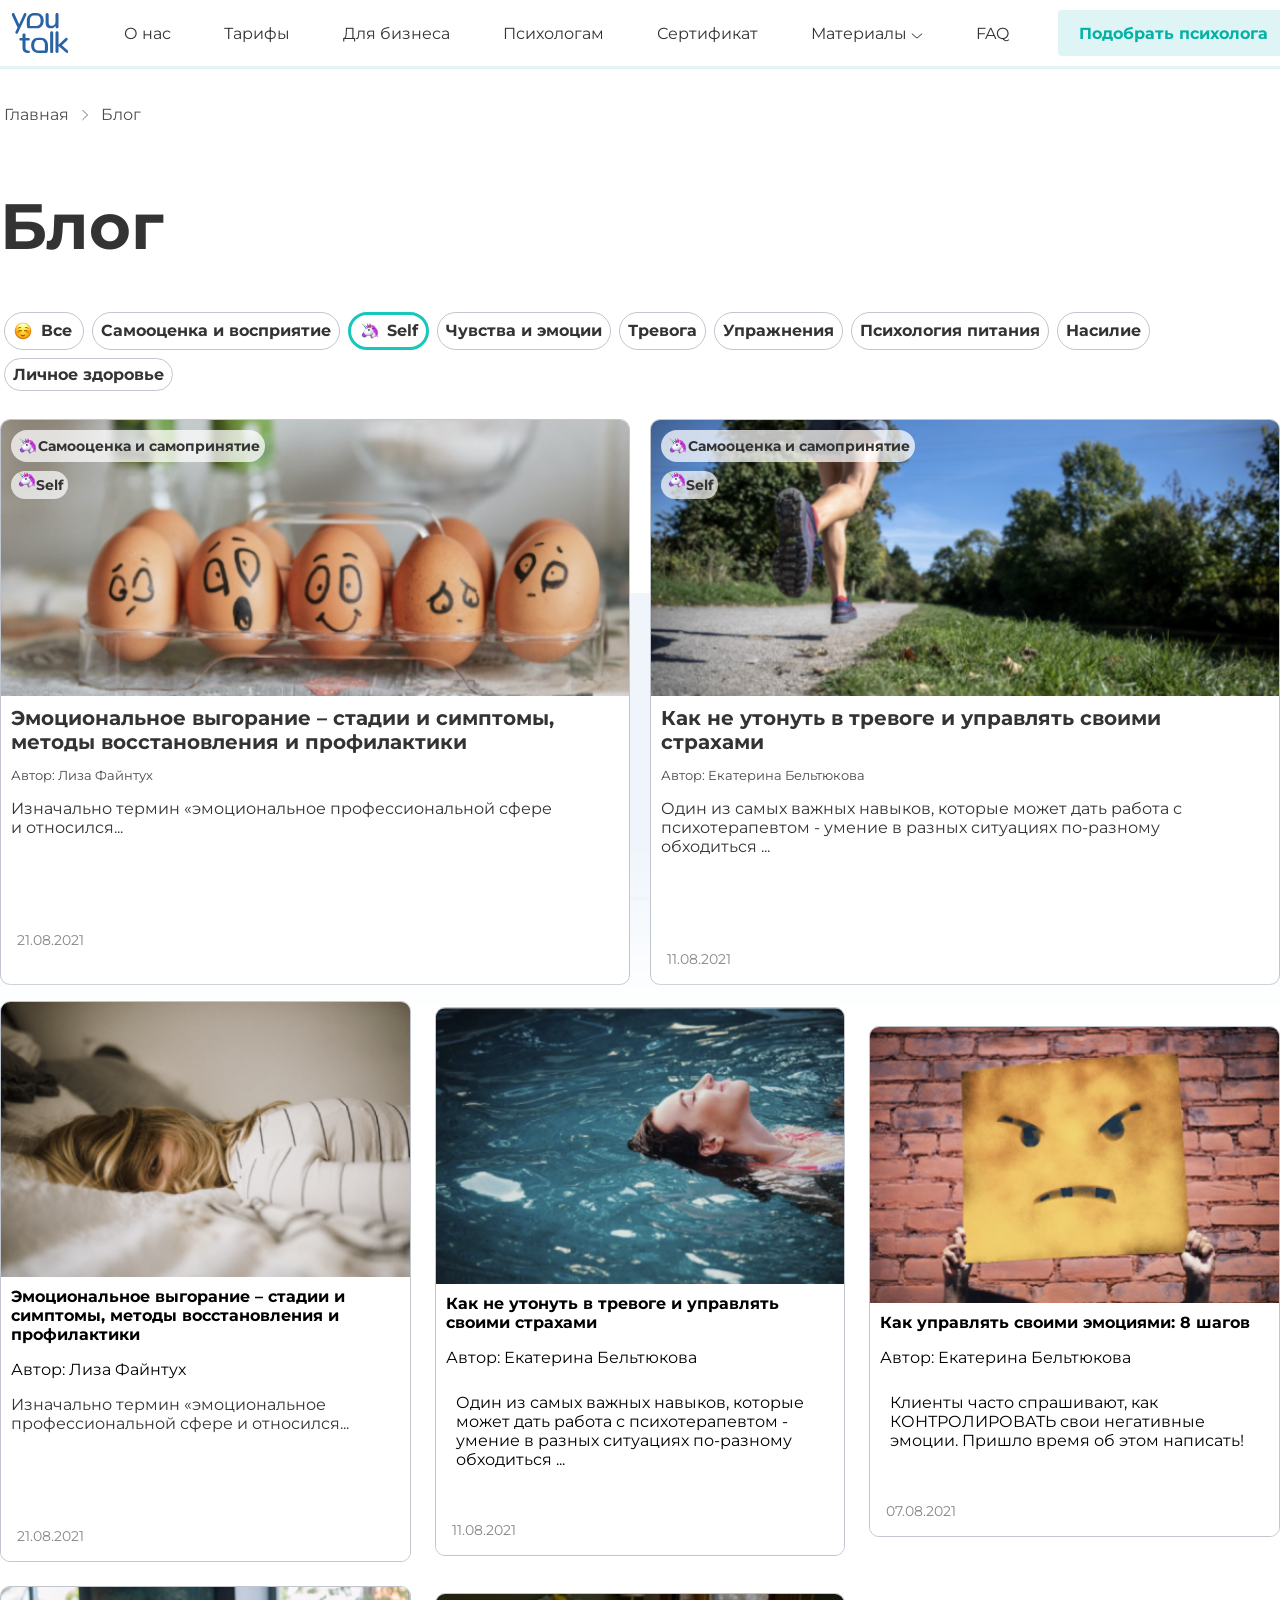
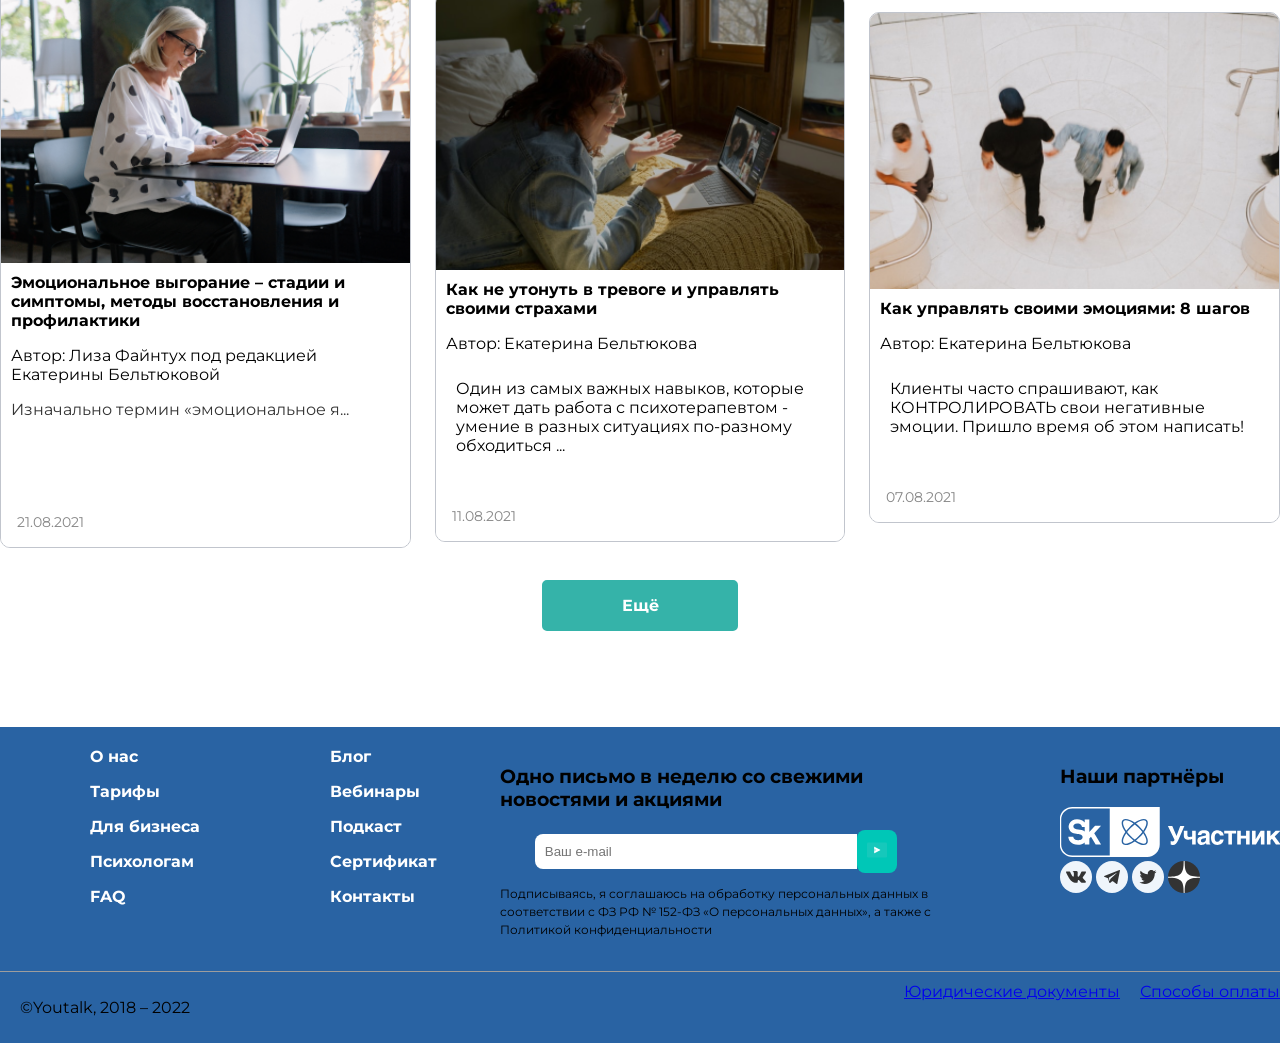
<file: index.html>
<!DOCTYPE html>
<html>
<head>
    <meta charset="UTF-8">
    <meta name="viewport" content="width=device-width, initial-scale=1.0">
    <link rel="stylesheet" href="youtalk.css">
    <title>YouTalk: Управление тревогой и эмоциональным здоровьем</title>
</head>
<body>
<header class="header">
    <link href="https://fonts.googleapis.com/css2?family=Montserrat:wght@400;700;900&display=swap" rel="stylesheet">
  <button class="burger-menu">
   <div class="burger-bar"></div>
   <div class="burger-bar"></div>
   <div class="burger-bar"></div>
  </button>
  <div class="header-nav">
    <img class="menu-img" src="images/logo.svg" alt="Logo Youtalk"> 
   <nav>
     <ul class="menu">
      <li class="menu__item">О нас</li>
      <li class="menu__item">Тарифы</li>
      <li class="menu__item">Для бизнеса</li>
      <li class="menu__item">Психологам</li>
      <li class="menu__item">Сертификат</li>
      <li class="menu__item">Материалы <img class="breadcrumbs__separator_arrow" src="images/downarrow.svg" alt=""></li>
      <li class="menu__item">FAQ</li>
      <button type="button" class="menu__item_button">Подобрать психолога</button>      
     </ul>
   </nav>
  </div>
</header>
<div class="container">
<main class="main-content">
  <div class=>
    <nav class="breadcrumbs-nav">
        <ul class="breadcrumbs__list">
            <li class="breadcrumbs__list_item">
                <a href="https://youtalk.ru" class="breadcrumbs__list_link">Главная</a>
            </li>
            <li class="breadcrumbs__list_item">
                <img class="breadcrumbs__list-separator" src="images/Arrow.svg" alt="">
            </li>
            <li class="breadcrumbs__list_item">
                <a href="http://127.0.0.1:5500/#" class="breadcrumbs__list_link">Блог</a>
            </li>
        </ul>
  </div>
  <h1 class="title-blog">Блог</h1>
<div class="container-button">
    <div class="button">
        <img src="images/Smiling Face.svg" alt="smile face">
        Все
    </div>
    <div class="button">
      Самооценка и восприятие
    </div>
    <div class="button selected">
        <img src="images/Unicorn.svg" alt="Unicorn">
        Self
    </div>
    <div class="button">
        Чувства и эмоции
    </div>
    <div class="button">
        Тревога
    </div>
    <div class="button">
        Упражнения
    </div>
    <div class="button">
        Психология питания
    </div>
    <div class="button">
        Насилие
    </div>
    <div class="button">
        Личное здоровье
    </div>
</div> 
<div class="container-section"> 
    <section class="section">
      <article class="section__article_large">
        <div class="card-image">
          <img class="section__article_large-img" src="images/eggs.png" alt="Яйца с нарисованными на них различными эмоциями">
          <div class="labels">
            <span class="label"><img src="images/Unicorn.svg" alt="Эмодзи единорога" class="label-img">Самооценка и самопринятие</span>
            <span class="label2"><img src="images/Unicorn.svg" alt="Эмодзи единорога" class="label-img">Self</span>
          </div>
        </div>
        <header class="section__article-header">
          <h2 class="section__article-title">Эмоциональное выгорание – стадии и симптомы, методы восстановления и профилактики</h2>
          <p class="section__article-author">Автор: Лиза Файнтух</p>
          <p class="section__article-content">Изначально термин «эмоциональное профессиональной сфере и относился...</p>
        </header>
        <footer class="section__article-footer">
          <time datetime="21.08.2021" class="section__article-date">21.08.2021</time>
        </footer>
      </article>
      <article class="section__article_large">
        <div class="card-image">
          <img class="section__article_large-img" src="images/run.png" alt="Яйца с нарисованными на них различными эмоциями">
          <div class="labels">
            <span class="label"><img src="images/Unicorn.svg" alt="Эмодзи единорога" class="label-img">Самооценка и самопринятие</span>
            <span class="label2"><img src="images/Unicorn.svg" alt="Эмодзи единорога" class="label-img">Self</span>
          </div>
        </div>
        <header class="section__article-header">
          <h2 class="section__article-title">Как не утонуть в тревоге и управлять своими страхами</h2>
          <p class="section__article-author">Автор: Екатерина Бельтюкова</p>
          <p class="section__article-content">Один из самых важных навыков, которые может дать работа с психотерапевтом - умение в разных ситуациях по-разному обходиться ...</p>
        </header>
        <footer class="section__article-footer">
          <time datetime="11.08.2021" class="section__article-date">11.08.2021</time>
        </footer>
      </article>
    </section>
</div>
<div class="article">
  <div class="articles__inner">
    <section class="articles">
       <article class="articles__item">
           <img src="images/women.png" alt="Женщина в полосатой рубашке лежит на кровати, её волосы частично закрывают лицо">
           <header class="articles__item-header">
             <h3 class="articles__item-title">Эмоциональное выгорание – стадии и симптомы, методы восстановления и профилактики</h3>
             <p class="articles__item-author">Автор: Лиза Файнтух</p>
             <p class="section__article-content">Изначально термин «эмоциональное профессиональной сфере и относился...</p>
           </header>
           <footer class="articles__item-footer">
             <time datetime="21.08.2021" class="articles__item-date">21.08.2021</time>
           </footer>
       </article>
       <article class="articles__item">
         <img src="images/swim.png" alt="Женщина в бассейне плавает на спине">
           <header class="articles__item-header">
               <h3 class="articles__item-title">Как не утонуть в тревоге и управлять своими страхами</h3>
               <p class="articles__item-author">Автор: Екатерина Бельтюкова</p>
               <p class="articles__item-content">Один из самых важных навыков, которые может дать работа с психотерапевтом - умение в разных ситуациях по-разному обходиться ...</p>
           </header>
           <footer class="articles__item-footer">
               <time datetime="11.08.2021" class="articles__item-date">11.08.2021</time>
           </footer>
       </article>
       <article class="articles__item">
         <img src="images/angryface.png" alt="Плакат с изображением сердитого лица, который держат руки на фоне кирпичной стены">
           <header class="articles__item-header">
               <h3 class="articles__item-title">Как управлять своими эмоциями: 8 шагов</h3>
               <p class="articles__item-author">Автор: Екатерина Бельтюкова</p>
               <p class="articles__item-content">Клиенты часто спрашивают, как КОНТРОЛИРОВАТЬ свои негативные эмоции. Пришло время об этом написать!</p>
           </header>
           <footer class="articles__item-footer">
               <time datetime="07.08.2021" class="articles__item-date">07.08.2021</time>
           </footer>
       </article>
       <article class="articles__item">
         <img src="images/gmworking.png" alt="Бабушка сидит в кафе и работает за ноутбуком">
         <header class="articles__item-header">
           <h3 class="articles__item-title">Эмоциональное выгорание – стадии и симптомы, методы восстановления и профилактики</h3>
           <p class="articles__item-author">Автор: Лиза Файнтух под редакцией  Екатерины Бельтюковой</p>
           <p class="section__article-content">Изначально термин «эмоциональное я...</p>
         </header>
           <footer class="articles__item-footer">
             <time datetime="21.08.2021" class="articles__item-date">21.08.2021</time>
           </footer>
       </article>
       <article class="articles__item">
         <img src="images/grandmother.png" alt="Бабушка лежит на кровати и общается по видеозвонку">
         <header class="articles__item-header">
             <h3 class="articles__item-title">Как не утонуть в тревоге и управлять своими страхами</h3>
             <p class="articles__item-author">Автор: Екатерина Бельтюкова</p>
             <p class="articles__item-content">Один из самых важных навыков, которые может дать работа с психотерапевтом - умение в разных ситуациях по-разному обходиться ...</p>
         </header>
         <footer class="articles__item-footer">
             <time datetime="11.08.2021" class="articles__item-date">11.08.2021</time>
         </footer>
        </article>
        <article class="articles__item">
       <img class="articles__item_img" src="images/walk.png" alt="Люди идут по улице, вид сверху">
       <header class="articles__item-header">
           <h3 class="articles__item-title">Как управлять своими эмоциями: 8 шагов</h3>
           <p class="articles__item-author">Автор: Екатерина Бельтюкова</p>
           <p class="articles__item-content">Клиенты часто спрашивают, как КОНТРОЛИРОВАТЬ свои негативные эмоции. Пришло время об этом написать!</p>
       </header>
       <footer class="articles__item-footer">
           <time datetime="07.08.2021" class="articles__item-date">07.08.2021</time>
       </footer>
      </article>
    </section>
  </div>
</div>
<button class="button_more" type="button">Ещё</button>
</main>
</div>
<footer>
	<div class="footer-container">
		<div class="footer-section">
			<ul class="footer-menu">
				<li><a href="#">О нас</a></li>
				<li><a href="#">Тарифы</a></li>
				<li><a href="#">Для бизнеса</a></li>
				<li><a href="#">Психологам</a></li>
				<li><a href="#">FAQ</a></li>
			</ul>
		</div>
		<div class="footer-section">
			<ul class="footer-menu">
				<li><a href="#">Блог</a></li>
				<li><a href="#">Вебинары</a></li>
				<li><a href="#">Подкаст</a></li>
				<li><a href="#">Сертификат</a></li>
				<li><a href="#">Контакты</a></li>
			</ul>
		</div>
		<div class="email-subscribe">
			<h3>Одно письмо в неделю со свежими новостями и акциями</h3>
			<form class="subscribe-form">
				<input type="email" class="subscribe-input" placeholder="Ваш e-mail">
				<button type="submit" class="subscribe-button"><img src="images/arrowsubmit.svg" alt="submit"></button>
			</form>
			<p class="subscribe-note">Подписываясь, я соглашаюсь на обработку персональных данных в соответствии с ФЗ РФ
				№ 152-ФЗ «О персональных данных», а также с Политикой конфиденциальности</p>
		</div>
		<div class="footer-section">
			<h3>Наши партнёры</h3>
			<a href="#"><img src="images/sk.svg" alt="SK icon"></a>
				<div class="social-media">
					<a href="#"><img src="images/vk.svg" alt="VK"></a>
						<a href="#"><img src="images/telegram.svg" alt="telegram icon"></a>
							<a href="#"><img src="images/twitter.svg" alt="Twitter"></a>
								<a href="#"><img src="images/other.svg" alt="Other"></a>
				</div>
		</div>
	</div>
	<div class="footer-bottom">
		<p>©Youtalk, 2018 – 2022</p>
		<ul>
			<li><a href="#">Юридические документы</a></li>
			<li><a href="#">Способы оплаты</a></li>
		</ul>
	</div>
</footer>
</body>
</html>
</file>
<file: youtalk.css>
.header {
    display: flex;
    align-items: center;
    justify-content: space-between;
    padding: 10px 0;
    width: 100%;
    box-sizing: border-box;
    border-bottom: 3px solid #E3F5F5;
}

.header-nav {
    display: flex;
    align-items: center;
    margin-left: auto;
    margin-right: auto;
}

@media (max-width: 768px) {
    .menu__item,
    .menu__item_button {
      margin-left: 10px;
    }
  
    .menu-img {
      margin-right: 10px; 
    }
  }
  
  @media (max-width: 480px) {
    .menu {
      flex-direction: column;
      align-items: flex-start;
    }
  
    .menu__item,
    .menu__item_button,
    .menu-img {
      margin: 5px 0;
    }
  }

.burger-menu {
    display: none;
    flex-direction: column;
    justify-content: space-around;
    align-items: center;
    width: 40px;
    height: 30px;
    background: transparent;
    border: none;
    cursor: pointer;
    padding: 0;
    box-sizing: border-box;
}

.burger-bar {
    width: 30px;
    height: 4px;
    background-color: #03b2a5;
    border-radius: 2px;
    transition: all 0.3s;
}

.burger-menu.open .burger-bar:nth-child(1) {
    transform: rotate(45deg) translateY(10px);
}

.burger-menu.open .burger-bar:nth-child(2) {
    opacity: 0;
}

.burger-menu.open .burger-bar:nth-child(3) {
    transform: rotate(-45deg) translateY(-10px);
}

@media (min-width: 768px) {
    .menu {
        gap: 5px;
    }

    .logo {
        margin-right: 5px;
    }
}

@media (max-width: 1200px) {
    .burger-menu {
        display: flex;
    }

    .menu {
        display: none;
        flex-direction: column;
        width: 100%;
        position: absolute;
        top: 60px;
        left: 0;
        background-color: #fff;
    }

    .menu.open {
        display: flex;
    }
}

.nav {
    display: flex;
}

html, 
body {
    font-family: 'Montserrat', sans-serif;
    width: 100%;
    margin: 0;
    padding: 0;
}

.header::after {
    content: "";
    position: absolute;
    bottom: 0;
    left: 0%;
    right: 0%;
    border-bottom: 3px solid #EFF5FB;
}

:root {
    font-size: 16px;
}

.menu {
    display: flex;
    align-items: center;
    list-style: none;
    padding: 0;
    margin: 0;
}

.menu__item {
    color: #333333;
    white-space: nowrap;
    text-decoration: none;
    padding: 10px 1.5rem;
    align-items: center;
    justify-content: center;
    cursor: pointer;
    list-style-type: none;
}

.menu__item:hover {
    color: #03b2a5;
}

.menu__item:first-child {
    margin-left: 0;
}

.menu-img {
    display: flex;
    flex-shrink: 0.6;
    width: 5rem;
    height: 2.5rem;
    cursor: pointer;
    margin-right: 20px;
}

.menu__arrow {
    display: inline-block;
    transform: translateY(5px); 
}

.menu__item_button {
    font-family: 'Montserrat', sans-serif;
    background-color: #dff5f5;
    color: #03b2a5;
    border: none;
    padding: 14px 14px;
    margin-left: 20px;
    cursor: pointer;
    font-weight: bold;
    border-radius: 4px;
    height: 46px;
    width: 230px;
    font-size: medium;
}

.container {
    display: flex;
    justify-content: center;
    align-items: center;
}
.main-content {
    max-width: 1440px;
    width: 100%;
    text-align: center;
}

.breadcrumbs__list {
    display: flex;
    align-items: center;
    list-style: none;
    padding: 0;
}

.breadcrumbs-nav {
    display: flex;
    list-style: none;
    padding: 0;
    margin: 0;
}

.breadcrumbs__list_item {
    display: flex;
    align-items: center;
    margin: 4px;
}

.breadcrumbs__list_link,
.breadcrumbs__list-separator {
    color: rgba(0, 0, 0, 0.700);
    text-decoration: none;
    margin-top: 1rem;
}

.breadcrumbs__separator_arrow {
    color: #333333;
    cursor: pointer;
    list-style-type: none;
}

.breadcrumbs__separator_arrow:hover {
    color: #03b2a5;
}


.container-button {
    display: flex;
    flex-wrap: wrap;
    margin-bottom: 1.5rem;
}

.button {
    padding: 6px 0.5rem; 
    background-color: #ffffff;
    border-radius: 23px;
    cursor: pointer;
    min-width: 80px;
    display: flex;
    margin: 4px;
    align-items: center;
    border: 1px solid #C1C5CD;
    box-sizing: border-box;
    font-weight: bold;
    color: #333333;
}


.title-blog {
    display: flex;
    font-size: 4rem;
    color: #333333;
}

.button img {
    margin-right: 8px;
}

.button.selected {
    color: #333333;
    border: 3px solid #16C8BB;
}

.container-section {
    display: flex;
    flex-direction: column;
    box-sizing: border-box;
    text-align: left;
}

.section {
    display: grid;
    grid-template-columns: repeat(auto-fill, minmax(500px, 1fr));
    gap: 20px;
    width: 100%;
    margin-bottom: 1rem;
}

.section__article_large {
    display: flex;
    flex-direction: column;
    text-align: left;
    border: 1px solid #C1C5CD;
    border-radius: 10px;
    clip-path: inset(0 0 0 0);
    background-color: #fff;
    overflow: hidden;
}

.card-image {
    position: relative;
    width: 100%;
    height: auto;
}

.section__article_large-img {
    width: 100%;
    height: auto;
    display: block;
}

.labels {
    position: absolute;
    top: 10px;
    left: 10px;
    flex-direction: column;
    gap: 1rem;
}
  
.label {
    background-color: rgba(255, 255, 255, 0.733);
    border-radius: 3rem;
    padding: 5px;
    font-size: 14px;
    color: #333333;
    display: flex;
    align-items: center;
    font-weight: bold;
    margin-bottom: 0.5rem;
}

.label2 {
    background-color: rgba(255, 255, 255, 0.7); 
    border-radius: 1rem;
    padding: 5px;
    font-size: 14px;
    color: #333;
    margin: 0;
    display: inline;
    white-space: nowrap;
    font-weight: bold;
    box-sizing: border-box;
}


.label img {
    padding: 1px;
}

.section__article-author {
    font-size: 13px;
    color: #494949;
}

.section__article-header {
    padding: 10px;
    text-align: left;
}

.section__article-title {
    font-size: 1.25rem;
    color: #333333;
    margin: 0;
}

.section__article-content {
    color: #333333;
    padding: 0;
    text-align: left;
    overflow-wrap: break-word;
    hyphens: auto;
    max-width: 90%;
    margin-bottom: 68px;
}

.section__article-footer {
    display: flex;
    font-size: 90%;
    color: #868686;
    padding: 2.5%;
}

.article {
    display: flex;
    width: 100%;
    box-sizing: border-box;
}

.articles {
    display: flex;
    flex-wrap: wrap;
    flex-direction: row;
    justify-content: space-around;
    gap: 1.5rem;
    align-items: center;
    width: 100%;
}

.articles__item {
    flex: 30%;
    display: flex;
    flex-direction: column;
    border: 1px solid #C1C5CD;
    border-radius: 10px;
    overflow: hidden;
    box-sizing: border-box;
    background-color: #fff;    
    overflow-wrap: break-word;
    hyphens: auto;
}

.articles__inner {
    display: flex;
    width: 100%;
    gap: 24px;
    text-align: left;
}

.articles__item_img {
    width: 100%;
    height: auto;
}

.articles__item-header {
    padding: 10px;
}

.articles__item-title {
    font-size: 100%;
    margin: 0;
}

.articles__item-content {
    padding: 10px;
}

.articles__item-footer {
    font-size: 90%;
    color: #868686;
    padding: 16px;
    background-color: #fff;
}

.button_more {
    font-family: 'Montserrat', sans-serif;
    padding: 1% 6%;
    font-size: 100%;
    border-radius: 5px;
    margin-bottom: 6rem;
    margin-top: 2rem;
    border: solid #35B3A9;
    color: #fff;
    background-color: #35B3A9;
    cursor: pointer;
    font-weight: bold;
}

body {
    background-image: url(images/Vector\ \(1\).png);
    background-repeat: no-repeat;
    background-size: 100%;
    background-position: center 29%;
    background-repeat: no-repeat;
}

.button_more:hover {
    background-color: #279b91;
    border: solid #279b91; 
}

.footer-container {
    clear: both;
    display: flex;
    justify-content: space-between;
    padding: 20px;
    background-color: #2963A3;
    border-bottom: 1px solid #9D9D9D;
    width: 100%;
}

.footer-section {
    flex: 1;
}

.footer-menu ul li {
    display: flex;
}

.email-subscribe {
    max-width: 27rem;
    margin-right: 8rem;
}

.subscribe-form {
    display: flex;
    justify-content: center;
    align-items: center;
    margin-bottom: 10px;
}

.subscribe-input {
    width: 70%;
    padding: 10px;
    border-radius: 0.5rem 0 0 0.5rem;
    border: none;
    outline: none;
}

.subscribe-button {
    padding: 10px;
    background-color: #00c7b7;
    border: none;
    border-radius: 0.5rem;
    cursor: pointer;
}

.subscribe-button img {
    width: 20px;
    height: 20px;
}

.subscribe-note {
    font-size: 12px;
    line-height: 1.5;
}

.footer-menu {
    list-style: none;
    padding: 0;
    margin: 0;
    color: #fff;
    font-weight: bold;
    margin-left: 29%;
}

.footer-menu li {
    margin-bottom: 16px;
}


.footer-menu a:focus,
.footer-menu a:hover,
.footer-menu a:active {
  outline: none;
  color: inherit;
  text-decoration: none;
}

.footer-menu a {
    text-decoration: none;
    color: inherit;
  }

.footer-bottom {
    background-color: #2963A3;
    padding: 10px 20px;
    display: flex;
    width: 100%;
    justify-content: space-between;
}

.footer-bottom ul {
    list-style-type: none;
    padding: 0;
    margin: 0;
    display: flex;
}

.footer-bottom ul li {
    margin-right: 20px;
    text-decoration: none;
}

@media (max-width: 1200px) {
    .container {
        flex-direction: column;
        gap: 0;
    }

    .button {
        width: 100%;
        text-align: center;
    }
}

@media (max-width: 768px) {
    .header {
        flex-direction: column;
        align-items: flex-start;
    }

    .menu {
        flex-direction: column;
        align-items: flex-start;
    }

    .menu__item {
        margin-right: 0;
        margin-bottom: 10px;
    }

    .breadcrumbs__list {
        flex-direction: column;
        align-items: flex-start;
    }

    .footer-container {
        flex-direction: column;
        align-items: flex-start;
    }

    .footer-section {
        margin-right: 0;
        margin-bottom: 20px;
    }

    .footer-bottom {
        flex-direction: column;
        align-items: flex-start;
    }
}

@media (max-width: 576px) {
    .main-content {
        padding: 10px;
    }

    .section__article,
    .articles__item {
        padding: 10px;
    }
}
</file>
